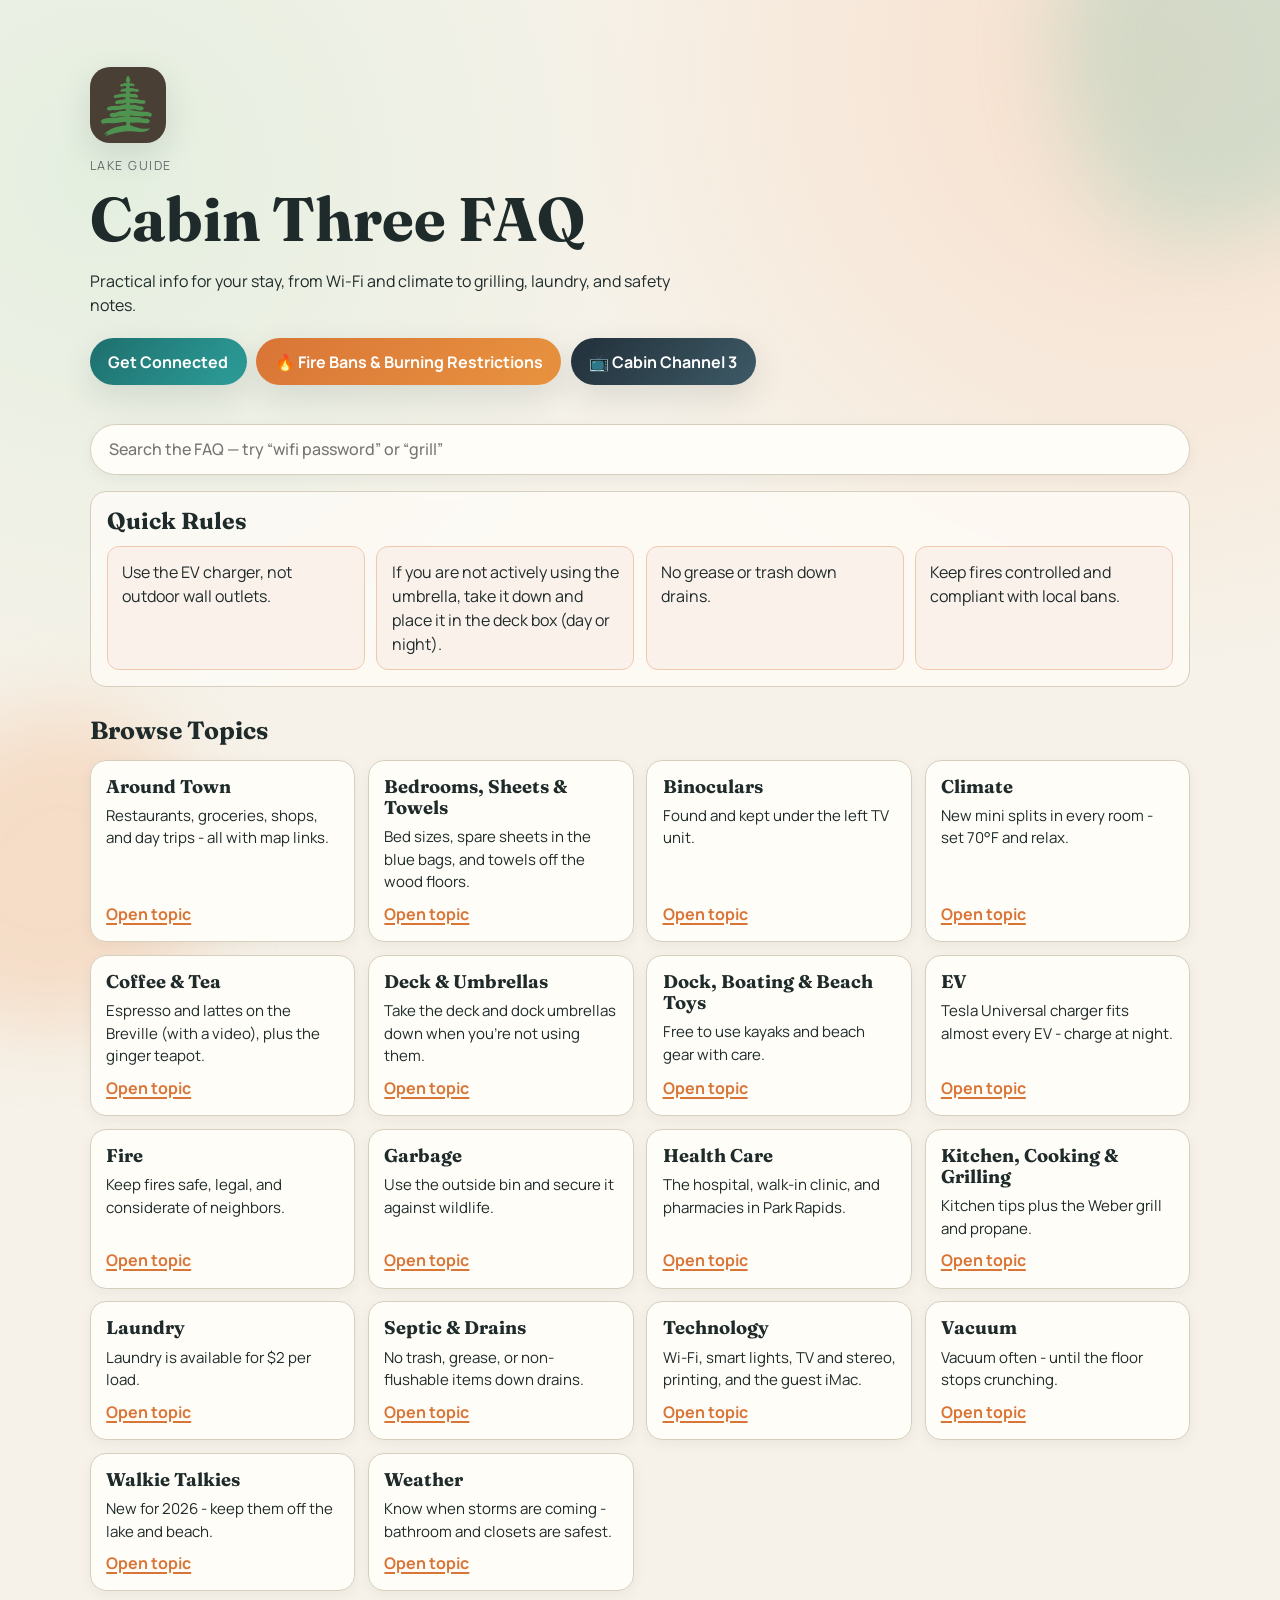
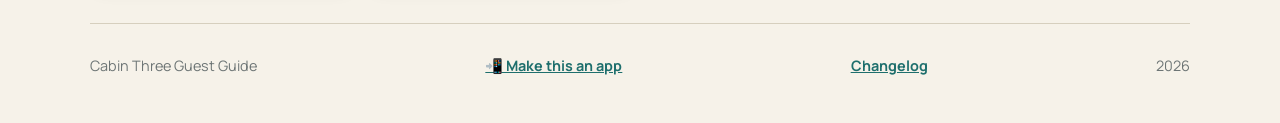
<file: index.html>
<!doctype html>
<html lang="en">
  <head>
    <meta charset="UTF-8" />
    <meta name="viewport" content="width=device-width, initial-scale=1.0" />
    <title>Cabin Three FAQ</title>
    <meta
      name="description"
      content="Cabin Three guest guide: quick answers for Wi-Fi, climate, kitchen, EV charging, and more."
    />
    <link rel="preconnect" href="https://fonts.googleapis.com" />
    <link rel="preconnect" href="https://fonts.gstatic.com" crossorigin />
    <link
      href="https://fonts.googleapis.com/css2?family=Fraunces:opsz,wght@9..144,500;9..144,700&family=Manrope:wght@400;500;700&display=swap"
      rel="stylesheet"
    />
    <link rel="stylesheet" href="styles.css" />
    <link rel="icon" href="favicon.svg" type="image/svg+xml" />
    <link rel="icon" href="favicon-32.png" sizes="32x32" />
    <link rel="apple-touch-icon" href="apple-touch-icon.png" />
    <link rel="manifest" href="manifest.webmanifest" />
    <meta name="theme-color" content="#1e6f6d" />
    <meta name="apple-mobile-web-app-capable" content="yes" />
    <meta name="apple-mobile-web-app-status-bar-style" content="black-translucent" />
    <meta name="apple-mobile-web-app-title" content="Cabin Three" />
    <meta name="mobile-web-app-capable" content="yes" />
  </head>
  <body>
    <div class="bg-shape bg-shape-one" aria-hidden="true"></div>
    <div class="bg-shape bg-shape-two" aria-hidden="true"></div>

    <header class="hero reveal">
      <img class="hero-logo" src="favicon.svg" width="76" height="76" alt="Cabin Three" />
      <p class="eyebrow">Lake Guide</p>
      <h1>Cabin Three FAQ</h1>
      <p class="hero-copy">
        Practical info for your stay, from Wi-Fi and climate to grilling, laundry, and safety notes.
      </p>
      <div class="hero-actions">
        <a class="hero-cta" href="topic.html?topic=technology">Get Connected</a>
        <a
          class="hero-cta hero-cta-fire"
          href="https://www.dnr.state.mn.us/forestry/fire/firerating_restrictions.html"
          target="_blank"
          rel="noopener"
          >🔥 Fire Bans &amp; Burning Restrictions</a
        >
        <a class="hero-cta hero-cta-channel" href="channel.html">📺 Cabin Channel 3</a>
      </div>
    </header>

    <main>
      <section class="search reveal" aria-label="Search the FAQ">
        <input
          id="faq-search"
          class="search-input"
          type="search"
          placeholder="Search the FAQ — try “wifi password” or “grill”"
          autocomplete="off"
        />
        <div id="search-results" class="search-results" hidden></div>
      </section>

      <section class="rules reveal" aria-labelledby="quick-rules-title">
        <h2 id="quick-rules-title">Quick Rules</h2>
        <div class="rule-list">
          <p>Use the EV charger, not outdoor wall outlets.</p>
          <p>If you are not actively using the umbrella, take it down and place it in the deck box (day or night).</p>
          <p>No grease or trash down drains.</p>
          <p>Keep fires controlled and compliant with local bans.</p>
        </div>
      </section>

      <section class="topics reveal" aria-labelledby="topics-title">
        <div class="section-head">
          <h2 id="topics-title">Browse Topics</h2>
        </div>

        <div class="topic-grid">
          <article class="topic-card reveal"><h3>Around Town</h3><p>Restaurants, groceries, shops, and day trips - all with map links.</p><a href="topic.html?topic=around-town">Open topic</a></article>
          <article class="topic-card reveal"><h3>Bedrooms, Sheets &amp; Towels</h3><p>Bed sizes, spare sheets in the blue bags, and towels off the wood floors.</p><a href="topic.html?topic=bedrooms">Open topic</a></article>
          <article class="topic-card reveal"><h3>Binoculars</h3><p>Found and kept under the left TV unit.</p><a href="topic.html?topic=binoculars">Open topic</a></article>
          <article class="topic-card reveal"><h3>Climate</h3><p>New mini splits in every room - set 70°F and relax.</p><a href="topic.html?topic=climate">Open topic</a></article>
          <article class="topic-card reveal"><h3>Coffee &amp; Tea</h3><p>Espresso and lattes on the Breville (with a video), plus the ginger teapot.</p><a href="topic.html?topic=coffee">Open topic</a></article>
          <article class="topic-card reveal"><h3>Deck &amp; Umbrellas</h3><p>Take the deck and dock umbrellas down when you're not using them.</p><a href="topic.html?topic=deck">Open topic</a></article>
          <article class="topic-card reveal"><h3>Dock, Boating &amp; Beach Toys</h3><p>Free to use kayaks and beach gear with care.</p><a href="topic.html?topic=dock-boating-beach">Open topic</a></article>
          <article class="topic-card reveal"><h3>EV</h3><p>Tesla Universal charger fits almost every EV - charge at night.</p><a href="topic.html?topic=ev">Open topic</a></article>
          <article class="topic-card reveal"><h3>Fire</h3><p>Keep fires safe, legal, and considerate of neighbors.</p><a href="topic.html?topic=fire">Open topic</a></article>
          <article class="topic-card reveal"><h3>Garbage</h3><p>Use the outside bin and secure it against wildlife.</p><a href="topic.html?topic=garbage">Open topic</a></article>
          <article class="topic-card reveal"><h3>Health Care</h3><p>The hospital, walk-in clinic, and pharmacies in Park Rapids.</p><a href="topic.html?topic=health-care">Open topic</a></article>
          <article class="topic-card reveal"><h3>Kitchen, Cooking &amp; Grilling</h3><p>Kitchen tips plus the Weber grill and propane.</p><a href="topic.html?topic=kitchen">Open topic</a></article>
          <article class="topic-card reveal"><h3>Laundry</h3><p>Laundry is available for $2 per load.</p><a href="topic.html?topic=laundry">Open topic</a></article>
          <article class="topic-card reveal"><h3>Septic &amp; Drains</h3><p>No trash, grease, or non-flushable items down drains.</p><a href="topic.html?topic=septic-drains">Open topic</a></article>
          <article class="topic-card reveal"><h3>Technology</h3><p>Wi-Fi, smart lights, TV and stereo, printing, and the guest iMac.</p><a href="topic.html?topic=technology">Open topic</a></article>
          <article class="topic-card reveal"><h3>Vacuum</h3><p>Vacuum often - until the floor stops crunching.</p><a href="topic.html?topic=vacuum">Open topic</a></article>
          <article class="topic-card reveal"><h3>Walkie Talkies</h3><p>New for 2026 - keep them off the lake and beach.</p><a href="topic.html?topic=walkie-talkies">Open topic</a></article>
          <article class="topic-card reveal"><h3>Weather</h3><p>Know when storms are coming - bathroom and closets are safest.</p><a href="topic.html?topic=weather">Open topic</a></article>
        </div>
      </section>
    </main>

    <footer class="site-footer reveal">
      <p>Cabin Three Guest Guide</p>
      <p><a href="topic.html?topic=install">📲 Make this an app</a></p>
      <p><a href="topic.html?topic=changelog">Changelog</a></p>
      <p><span id="year"></span></p>
    </footer>

    <script src="topics.js"></script>
    <script src="search.js"></script>
    <script src="script.js"></script>
  </body>
</html>
</file>
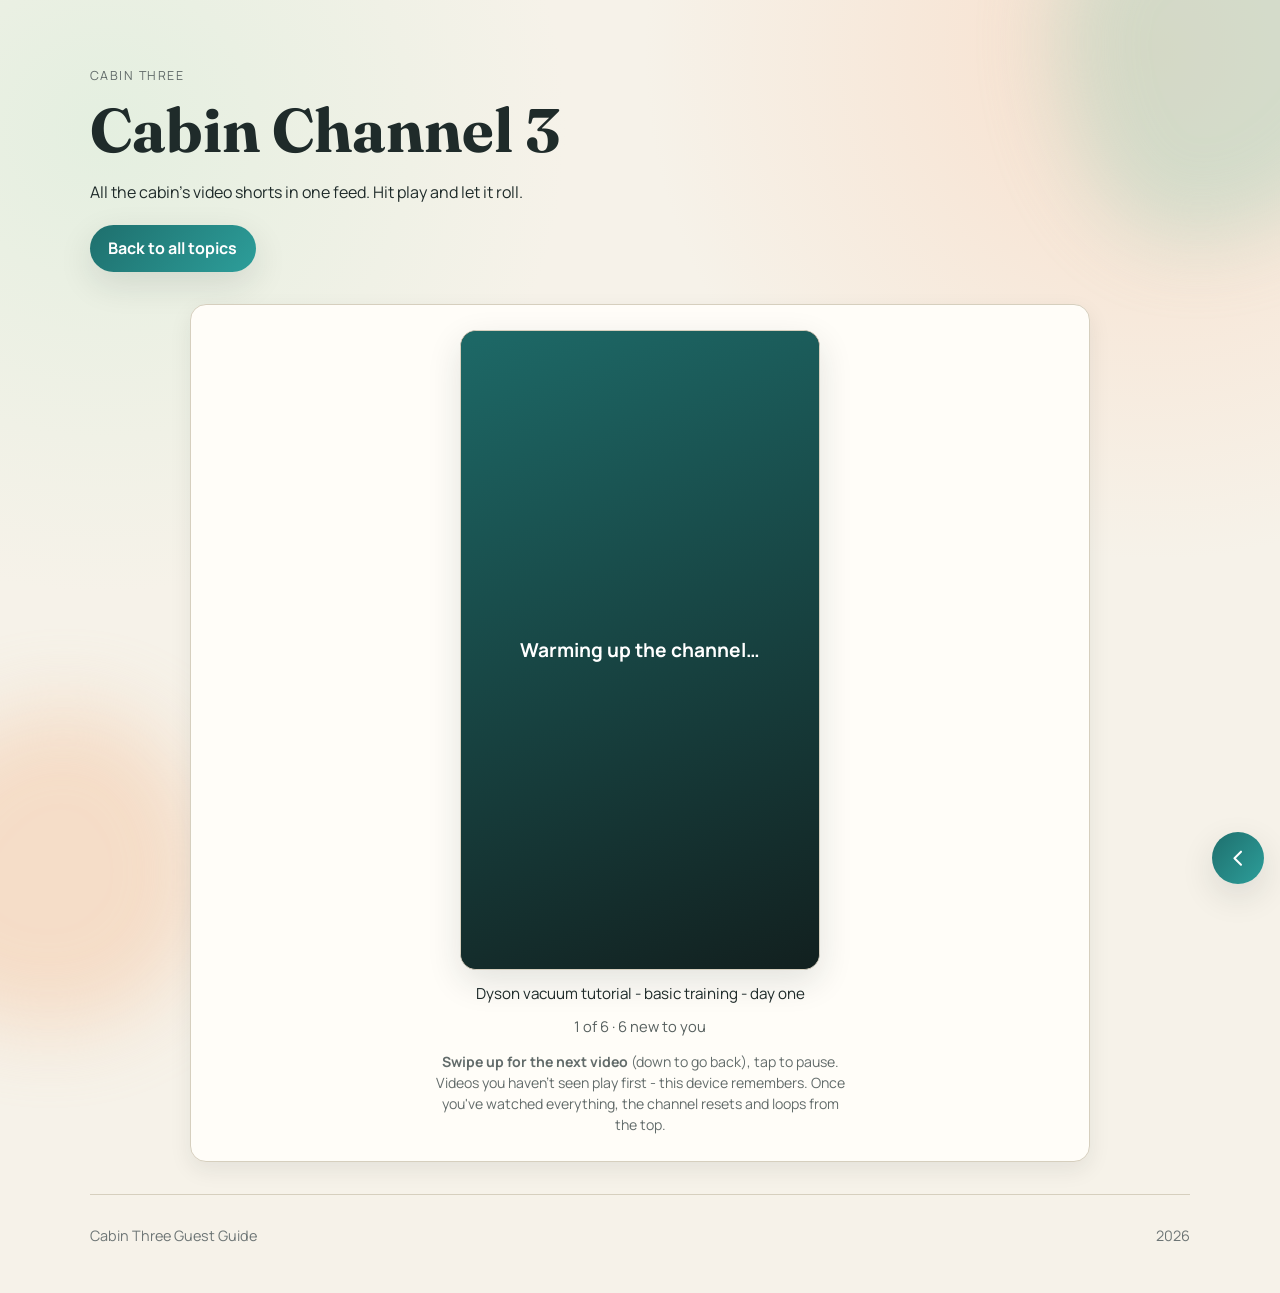
<file: channel.html>
<!doctype html>
<html lang="en">
  <head>
    <meta charset="UTF-8" />
    <meta name="viewport" content="width=device-width, initial-scale=1.0" />
    <title>Cabin Channel 3</title>
    <meta name="description" content="Cabin Three's video shorts, playing as a feed" />
    <link rel="preconnect" href="https://fonts.googleapis.com" />
    <link rel="preconnect" href="https://fonts.gstatic.com" crossorigin />
    <link
      href="https://fonts.googleapis.com/css2?family=Fraunces:opsz,wght@9..144,500;9..144,700&family=Manrope:wght@400;500;700&display=swap"
      rel="stylesheet"
    />
    <link rel="stylesheet" href="styles.css" />
    <link rel="icon" href="favicon.svg" type="image/svg+xml" />
    <link rel="icon" href="favicon-32.png" sizes="32x32" />
    <link rel="apple-touch-icon" href="apple-touch-icon.png" />
    <link rel="manifest" href="manifest.webmanifest" />
    <meta name="theme-color" content="#1e6f6d" />
    <meta name="apple-mobile-web-app-capable" content="yes" />
    <meta name="apple-mobile-web-app-status-bar-style" content="black-translucent" />
    <meta name="apple-mobile-web-app-title" content="Cabin Three" />
    <meta name="mobile-web-app-capable" content="yes" />
  </head>
  <body>
    <div class="bg-shape bg-shape-one" aria-hidden="true"></div>
    <div class="bg-shape bg-shape-two" aria-hidden="true"></div>

    <header class="hero topic-hero reveal">
      <p class="eyebrow">Cabin Three</p>
      <h1>Cabin Channel 3</h1>
      <p class="hero-copy">All the cabin's video shorts in one feed. Hit play and let it roll.</p>
      <a class="hero-cta" href="index.html">Back to all topics</a>
    </header>

    <main class="channel-main">
      <section class="channel-stage reveal">
        <div class="channel-frame" id="channel-frame">
          <div id="player"></div>
          <div id="channel-touch" class="channel-touch" aria-hidden="true"></div>
          <button id="start-btn" class="channel-start" hidden>▶&nbsp; Play the channel</button>
          <button id="unmute-btn" class="channel-unmute" hidden>🔇 Tap for sound</button>
        </div>
        <p class="channel-caption" id="channel-caption"></p>
        <p class="channel-counter" id="channel-counter">Loading the channel…</p>
        <p class="channel-note">
          <strong>Swipe up for the next video</strong> (down to go back), tap to pause. Videos you
          haven't seen play first - this device remembers. Once you've watched everything, the
          channel resets and loops from the top.
        </p>
      </section>
    </main>

    <footer class="site-footer reveal">
      <p>Cabin Three Guest Guide</p>
      <p><span id="year"></span></p>
    </footer>

    <a class="back-fab" href="index.html" aria-label="Back to all topics" title="Back to all topics">
      <svg viewBox="0 0 24 24" aria-hidden="true" focusable="false">
        <path
          d="M15 5l-7 7 7 7"
          fill="none"
          stroke="currentColor"
          stroke-width="2.2"
          stroke-linecap="round"
          stroke-linejoin="round"
        />
      </svg>
    </a>

    <script src="channel.js"></script>
  </body>
</html>
</file>
<file: styles.css>
:root {
  --bg: #f6f2e9;
  --ink: #1f2b2a;
  --card: #fffdf8;
  --accent: #1e6f6d;
  --accent-2: #d97537;
  --line: #d6cfbe;
  --shadow: 0 12px 34px rgba(28, 42, 39, 0.12);
}

* {
  box-sizing: border-box;
}

body {
  margin: 0;
  font-family: "Manrope", "Segoe UI", sans-serif;
  color: var(--ink);
  background:
    radial-gradient(circle at 8% 10%, #e4efe0 0%, transparent 28%),
    radial-gradient(circle at 90% 4%, #f8dfcc 0%, transparent 30%),
    var(--bg);
  min-height: 100vh;
  line-height: 1.5;
}

.bg-shape {
  position: fixed;
  z-index: -1;
  filter: blur(40px);
  opacity: 0.45;
}

.bg-shape-one {
  width: 22rem;
  height: 22rem;
  background: #a8d1be;
  top: -7rem;
  right: -8rem;
  border-radius: 45% 55% 63% 37% / 39% 30% 70% 61%;
}

.bg-shape-two {
  width: 20rem;
  height: 20rem;
  background: #f4c39f;
  bottom: -8rem;
  left: -7rem;
  border-radius: 57% 43% 48% 52% / 61% 53% 47% 39%;
}

.hero,
main,
.site-footer {
  width: min(1100px, calc(100% - 2rem));
  margin-inline: auto;
}

.hero {
  padding: 4.2rem 0 2rem;
}

.hero-logo {
  display: block;
  width: 76px;
  height: 76px;
  border-radius: 20px;
  box-shadow: var(--shadow);
  margin-bottom: 0.85rem;
}

.eyebrow {
  text-transform: uppercase;
  letter-spacing: 0.12em;
  font-size: 0.78rem;
  margin: 0;
  color: color-mix(in srgb, var(--ink), white 30%);
}

h1,
h2,
h3 {
  font-family: "Fraunces", Georgia, serif;
  line-height: 1.15;
  margin: 0;
}

h1 {
  font-size: clamp(2.2rem, 4.8vw, 4rem);
  margin-top: 0.55rem;
}

.hero-copy {
  max-width: 62ch;
  margin: 0.9rem 0 1.3rem;
}

.hero-cta {
  display: inline-block;
  background: linear-gradient(130deg, var(--accent), #2d9e9a);
  color: #fff;
  text-decoration: none;
  font-weight: 700;
  padding: 0.72rem 1.15rem;
  border-radius: 999px;
  box-shadow: var(--shadow);
  transition: transform 150ms ease, filter 150ms ease;
}

.hero-cta:hover,
.hero-cta:focus-visible {
  transform: translateY(-2px);
  filter: saturate(1.1);
}

.hero-actions {
  display: flex;
  flex-wrap: wrap;
  gap: 0.6rem;
}

.hero-cta-fire {
  background: linear-gradient(130deg, var(--accent-2), #e8933f);
}

.hero-cta-channel {
  background: linear-gradient(130deg, #22303a, #3d5a66);
}

/* Cabin Channel 3 feed */
.channel-main {
  width: min(900px, calc(100% - 2rem));
  margin-inline: auto;
}

.channel-stage {
  background: var(--card);
  border: 1px solid var(--line);
  border-radius: 1rem;
  padding: clamp(1rem, 2.5vw, 1.6rem);
  box-shadow: 0 8px 22px rgba(31, 43, 42, 0.08);
  display: flex;
  flex-direction: column;
  align-items: center;
}

.channel-frame {
  position: relative;
  width: min(360px, 100%);
  aspect-ratio: 9 / 16;
  border-radius: 1rem;
  overflow: hidden;
  background: #12201f;
  border: 1px solid var(--line);
  box-shadow: var(--shadow);
}

.channel-frame iframe {
  width: 100%;
  height: 100%;
  border: 0;
}

.channel-touch {
  position: absolute;
  inset: 0;
  touch-action: none;
  cursor: grab;
}

.channel-start {
  position: absolute;
  inset: 0;
  width: 100%;
  height: 100%;
  border: 0;
  cursor: pointer;
  background: linear-gradient(160deg, rgba(30, 111, 109, 0.92), rgba(18, 32, 31, 0.94));
  color: #fff;
  font: 700 1.2rem "Manrope", sans-serif;
}

.channel-unmute {
  position: absolute;
  left: 50%;
  bottom: 1rem;
  transform: translateX(-50%);
  border: 0;
  cursor: pointer;
  background: rgba(18, 32, 31, 0.85);
  color: #fff;
  font: 700 0.95rem "Manrope", sans-serif;
  padding: 0.6rem 1.1rem;
  border-radius: 999px;
  box-shadow: var(--shadow);
}

.channel-caption {
  margin: 0.8rem 0 0.2rem;
  font-size: 0.95rem;
  text-align: center;
}

.channel-counter {
  margin: 0.35rem 0 0;
  font-size: 0.92rem;
  color: color-mix(in srgb, var(--ink), white 25%);
  text-align: center;
}

.channel-note {
  margin: 0.9rem 0 0;
  font-size: 0.88rem;
  text-align: center;
  color: color-mix(in srgb, var(--ink), white 30%);
  max-width: 46ch;
}

.rules,
.topics {
  margin-top: 1rem;
}

.search {
  position: relative;
  /* the reveal animation gives sibling sections their own stacking contexts;
     lift the search above them so the results dropdown overlays Quick Rules */
  z-index: 45;
  margin-top: 0.4rem;
}

.search-input {
  width: 100%;
  padding: 0.85rem 1.1rem;
  font: 500 1rem "Manrope", sans-serif;
  color: var(--ink);
  background: var(--card);
  border: 1px solid var(--line);
  border-radius: 999px;
  box-shadow: 0 4px 14px rgba(31, 43, 42, 0.05);
}

.search-input:focus {
  outline: 2px solid var(--accent);
  outline-offset: 1px;
}

.search-results {
  position: absolute;
  top: calc(100% + 0.4rem);
  left: 0;
  right: 0;
  z-index: 40;
  background: var(--card);
  border: 1px solid var(--line);
  border-radius: 1rem;
  box-shadow: var(--shadow);
  overflow: hidden;
  max-height: 60vh;
  overflow-y: auto;
}

.search-hit {
  display: block;
  padding: 0.7rem 1rem;
  text-decoration: none;
  color: var(--ink);
  border-bottom: 1px solid color-mix(in srgb, var(--line), white 40%);
}

.search-hit:hover,
.search-hit:focus-visible {
  background: color-mix(in srgb, var(--accent), white 92%);
}

.search-hit-topic {
  display: block;
  font-weight: 700;
  color: var(--accent);
  font-size: 0.85rem;
}

.search-hit-line {
  display: block;
  font-size: 0.95rem;
}

.search-hit-category {
  float: right;
  font-weight: 500;
  font-size: 0.75rem;
  color: color-mix(in srgb, var(--ink), white 35%);
  background: color-mix(in srgb, var(--accent), white 90%);
  border-radius: 999px;
  padding: 0.1rem 0.55rem;
}

.search-hit-line mark {
  background: color-mix(in srgb, var(--accent-2), white 70%);
  border-radius: 3px;
  padding: 0 1px;
}

.search-empty {
  margin: 0;
  padding: 0.8rem 1rem;
  font-size: 0.95rem;
}

.rules {
  background: rgba(255, 253, 248, 0.72);
  border: 1px solid var(--line);
  border-radius: 1rem;
  padding: 1rem;
  backdrop-filter: blur(4px);
}

.rules h2 {
  font-size: 1.45rem;
  margin-bottom: 0.75rem;
}

.rule-list {
  display: grid;
  gap: 0.7rem;
  grid-template-columns: repeat(auto-fit, minmax(220px, 1fr));
}

.rule-list p {
  margin: 0;
  background: color-mix(in srgb, #fff, var(--accent-2) 10%);
  padding: 0.8rem 0.9rem;
  border-radius: 0.75rem;
  border: 1px solid color-mix(in srgb, var(--accent-2), white 60%);
}

.section-head {
  margin: 1.8rem 0 0.95rem;
  display: flex;
  align-items: baseline;
  justify-content: space-between;
  gap: 0.75rem;
}

.section-head h2 {
  font-size: 1.55rem;
}

.section-head a {
  color: var(--accent);
  font-weight: 700;
}

.topic-grid {
  display: grid;
  grid-template-columns: repeat(auto-fit, minmax(220px, 1fr));
  gap: 0.8rem;
}

.topic-card {
  position: relative;
  background: var(--card);
  border: 1px solid var(--line);
  border-radius: 1rem;
  padding: 0.95rem;
  display: grid;
  grid-template-rows: auto 1fr auto;
  gap: 0.5rem;
  box-shadow: 0 4px 14px rgba(31, 43, 42, 0.05);
  transition: transform 150ms ease, box-shadow 150ms ease;
}

.topic-card:hover,
.topic-card:focus-within {
  transform: translateY(-2px);
  box-shadow: var(--shadow);
}

/* Make the whole card a tap target while keeping the visible link */
.topic-card a::after {
  content: "";
  position: absolute;
  inset: 0;
  border-radius: 1rem;
}

.topic-card a:focus-visible::after {
  outline: 2px solid var(--accent);
  outline-offset: 2px;
}

.topic-card h3 {
  font-size: 1.15rem;
}

.topic-card p {
  margin: 0;
  font-size: 0.94rem;
}

.topic-card a {
  color: var(--accent-2);
  font-weight: 700;
  text-decoration-thickness: 2px;
  text-underline-offset: 3px;
}

.topic-main {
  width: min(900px, calc(100% - 2rem));
  margin-inline: auto;
}

.topic-content {
  background: var(--card);
  border: 1px solid var(--line);
  border-radius: 1rem;
  padding: clamp(1rem, 2.5vw, 1.6rem);
  box-shadow: 0 8px 22px rgba(31, 43, 42, 0.08);
}

.topic-content h1,
.topic-content h2,
.topic-content h3 {
  margin-top: 1.1rem;
  margin-bottom: 0.45rem;
}

.topic-content p,
.topic-content li {
  font-size: 1rem;
}

.topic-content ul,
.topic-content ol {
  padding-left: 1.2rem;
}

.topic-content a {
  color: var(--accent);
}

.topic-content blockquote {
  margin: 0.7rem 0;
  padding: 0.5rem 0.8rem;
  border-left: 3px solid var(--accent);
  background: color-mix(in srgb, var(--accent), white 92%);
}

.shorts-player {
  margin: 1.1rem 0 0.5rem;
}

.shorts-player iframe {
  display: block;
  width: min(315px, 100%);
  aspect-ratio: 9 / 16;
  border: 1px solid var(--line);
  border-radius: 1rem;
  box-shadow: var(--shadow);
  background: #000;
}

.shorts-player figcaption {
  margin-top: 0.45rem;
  font-size: 0.88rem;
  color: color-mix(in srgb, var(--ink), white 30%);
}

.video-player {
  margin: 1.1rem 0 0.5rem;
}

.video-player iframe {
  display: block;
  width: min(640px, 100%);
  aspect-ratio: 16 / 9;
  border: 1px solid var(--line);
  border-radius: 1rem;
  box-shadow: var(--shadow);
  background: #000;
}

.video-player figcaption {
  margin-top: 0.45rem;
  font-size: 0.88rem;
  color: color-mix(in srgb, var(--ink), white 30%);
}

/* Video rail: hoisted to the top of topic pages by hoistVideosToTop() */
.video-rail {
  margin: 0 0 1.2rem;
  padding: 0.9rem 1rem;
  border: 1px solid color-mix(in srgb, var(--accent), white 55%);
  border-left: 5px solid var(--accent);
  border-radius: 0.9rem;
  background: color-mix(in srgb, var(--accent), white 94%);
}

.video-rail-label {
  margin: 0 0 0.6rem;
  font-weight: 700;
  font-size: 0.8rem;
  text-transform: uppercase;
  letter-spacing: 0.08em;
  color: color-mix(in srgb, var(--accent), black 15%);
}

.video-rail-items {
  display: flex;
  gap: 0.9rem;
  overflow-x: auto;
  padding-bottom: 0.25rem;
  -webkit-overflow-scrolling: touch;
}

.video-rail-items .shorts-player,
.video-rail-items .video-player {
  margin: 0;
  flex: 0 0 auto;
}

.video-rail-items .shorts-player iframe {
  width: 200px;
}

.video-rail-items .video-player iframe {
  width: 320px;
}

.video-rail-items figcaption {
  max-width: 200px;
  font-size: 0.8rem;
}

.video-rail-items .video-player figcaption {
  max-width: 320px;
}

.contribute-callout {
  margin: 1.4rem 0 0.4rem;
  padding: 0.95rem 1.1rem;
  border: 1px solid color-mix(in srgb, var(--accent), white 55%);
  border-left: 5px solid var(--accent);
  border-radius: 0.9rem;
  background: color-mix(in srgb, var(--accent), white 93%);
}

.contribute-callout .contribute-body > p {
  margin: 0.2rem 0;
}

.contribute-callout .contribute-actions {
  margin: 0.6rem 0 0;
  font-size: 0.92rem;
}

.contribute-callout .contribute-actions a {
  color: color-mix(in srgb, var(--accent), black 15%);
  font-weight: 700;
}

.issue-callout {
  margin: 1.2rem 0;
  padding: 0.95rem 1.1rem;
  border: 1px solid color-mix(in srgb, var(--accent-2), white 45%);
  border-left: 5px solid var(--accent-2);
  border-radius: 0.9rem;
  background: color-mix(in srgb, var(--accent-2), white 92%);
}

.issue-callout .issue-badge {
  margin: 0 0 0.5rem;
  font-weight: 700;
  font-size: 0.8rem;
  text-transform: uppercase;
  letter-spacing: 0.08em;
  color: color-mix(in srgb, var(--accent-2), black 25%);
}

.issue-callout .issue-body > p {
  margin: 0.4rem 0;
}

.issue-callout .issue-actions {
  margin: 0.75rem 0 0;
  padding-top: 0.65rem;
  border-top: 1px dashed color-mix(in srgb, var(--accent-2), white 40%);
  font-size: 0.92rem;
}

.issue-callout .issue-actions a {
  color: color-mix(in srgb, var(--accent-2), black 20%);
  font-weight: 700;
}

.site-footer {
  border-top: 1px solid var(--line);
  margin-top: 2rem;
  padding: 1rem 0 2rem;
  font-size: 0.9rem;
  color: color-mix(in srgb, var(--ink), white 35%);
  display: flex;
  justify-content: space-between;
  gap: 0.5rem;
}

.site-footer a {
  color: var(--accent);
  font-weight: 700;
}

/* Floating "back to all topics" button on topic pages */
.back-fab {
  position: fixed;
  right: 1rem;
  bottom: 1rem;
  z-index: 50;
  display: inline-flex;
  align-items: center;
  justify-content: center;
  width: 3.25rem;
  height: 3.25rem;
  border-radius: 999px;
  background: linear-gradient(130deg, var(--accent), #2d9e9a);
  color: #fff;
  box-shadow: var(--shadow);
  transition: transform 150ms ease, filter 150ms ease;
}

/* Respect notched-phone safe areas only where fully supported, so the
   base offsets above always apply even if a browser can't parse this. */
@supports (bottom: max(1rem, env(safe-area-inset-bottom))) {
  .back-fab {
    right: max(1rem, env(safe-area-inset-right));
    bottom: max(1rem, env(safe-area-inset-bottom));
  }
}

.back-fab:hover,
.back-fab:focus-visible {
  transform: translateY(-2px);
  filter: saturate(1.1);
}

.back-fab svg {
  width: 1.4rem;
  height: 1.4rem;
}

.reveal {
  opacity: 0;
  transform: translateY(10px);
  animation: rise 0.7s ease forwards;
}

.topic-card.reveal {
  animation-delay: calc(var(--i, 0) * 50ms);
}

@keyframes rise {
  to {
    opacity: 1;
    transform: translateY(0);
  }
}

@media (max-width: 680px) {
  .hero {
    padding-top: 3rem;
  }

  .hero-actions .hero-cta {
    flex: 1 1 100%;
    text-align: center;
  }

  .site-footer {
    flex-direction: column;
    gap: 0.35rem;
  }
}
</file>
